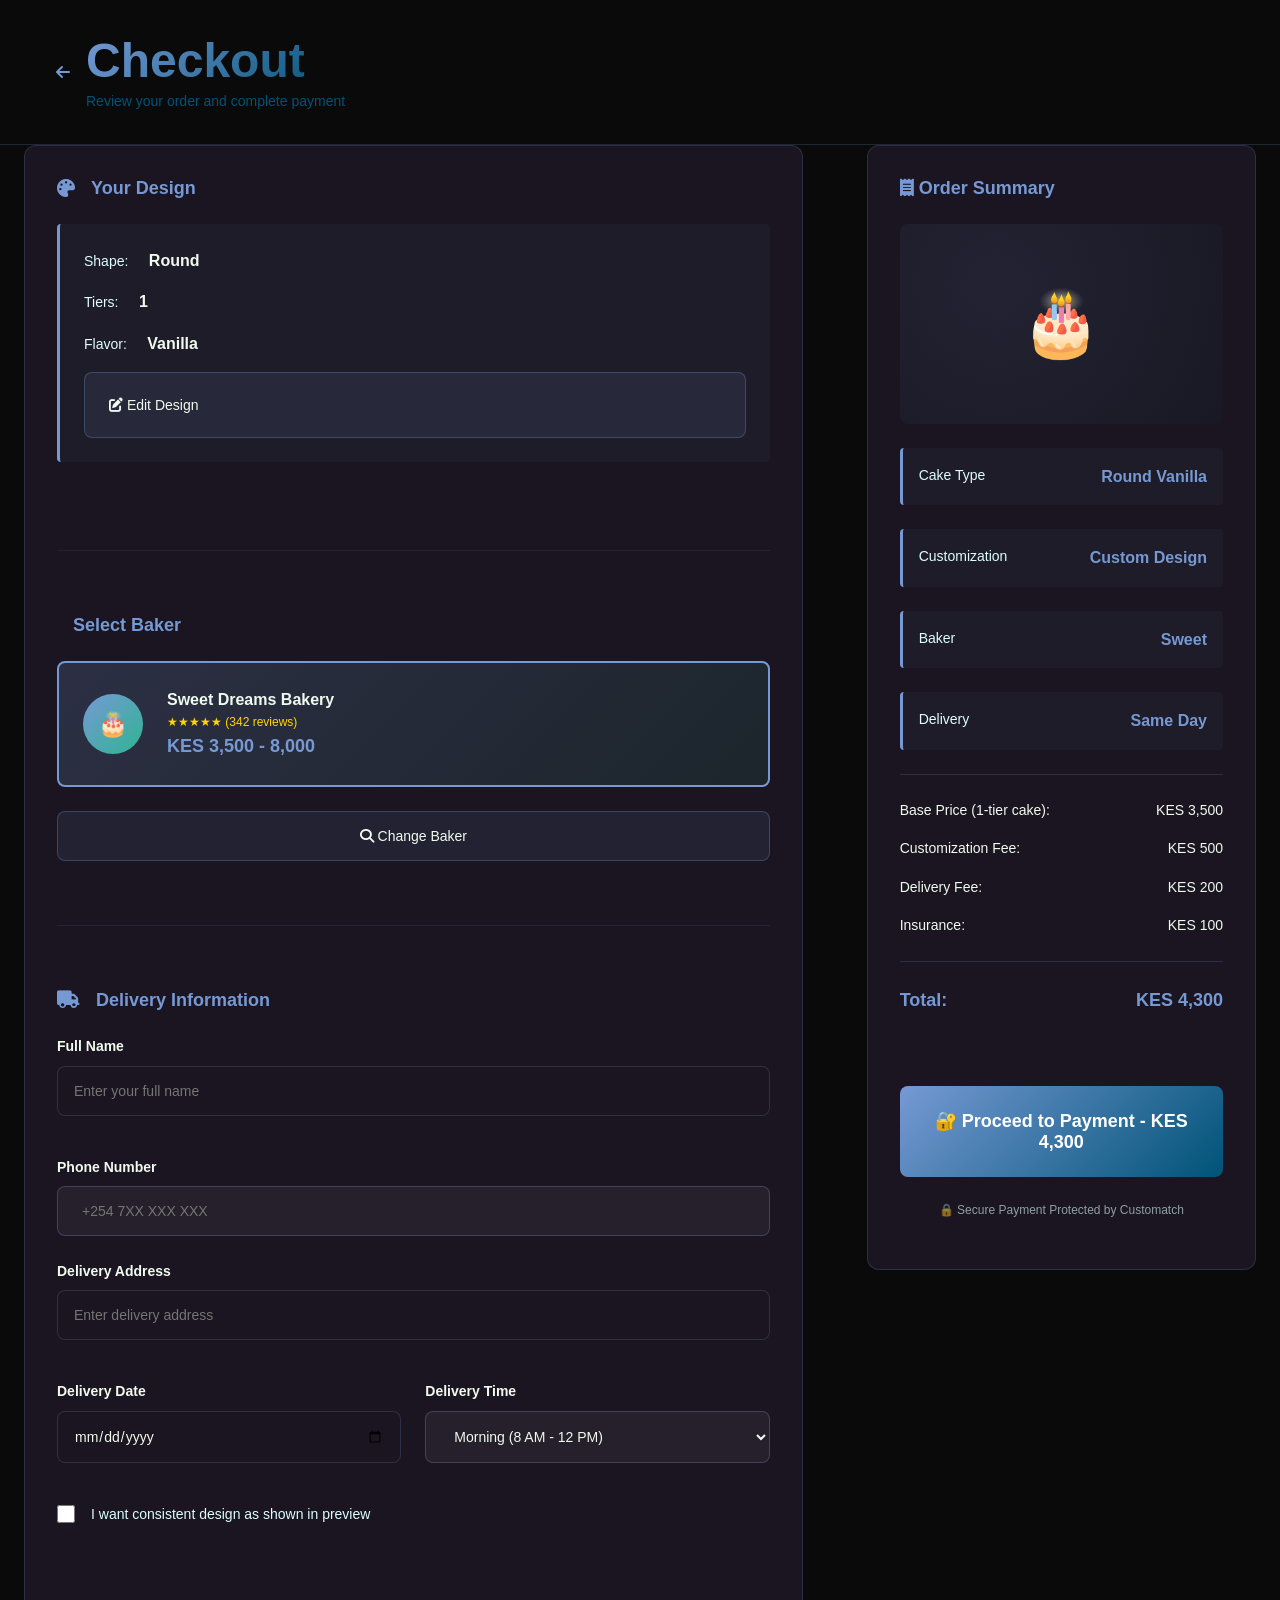
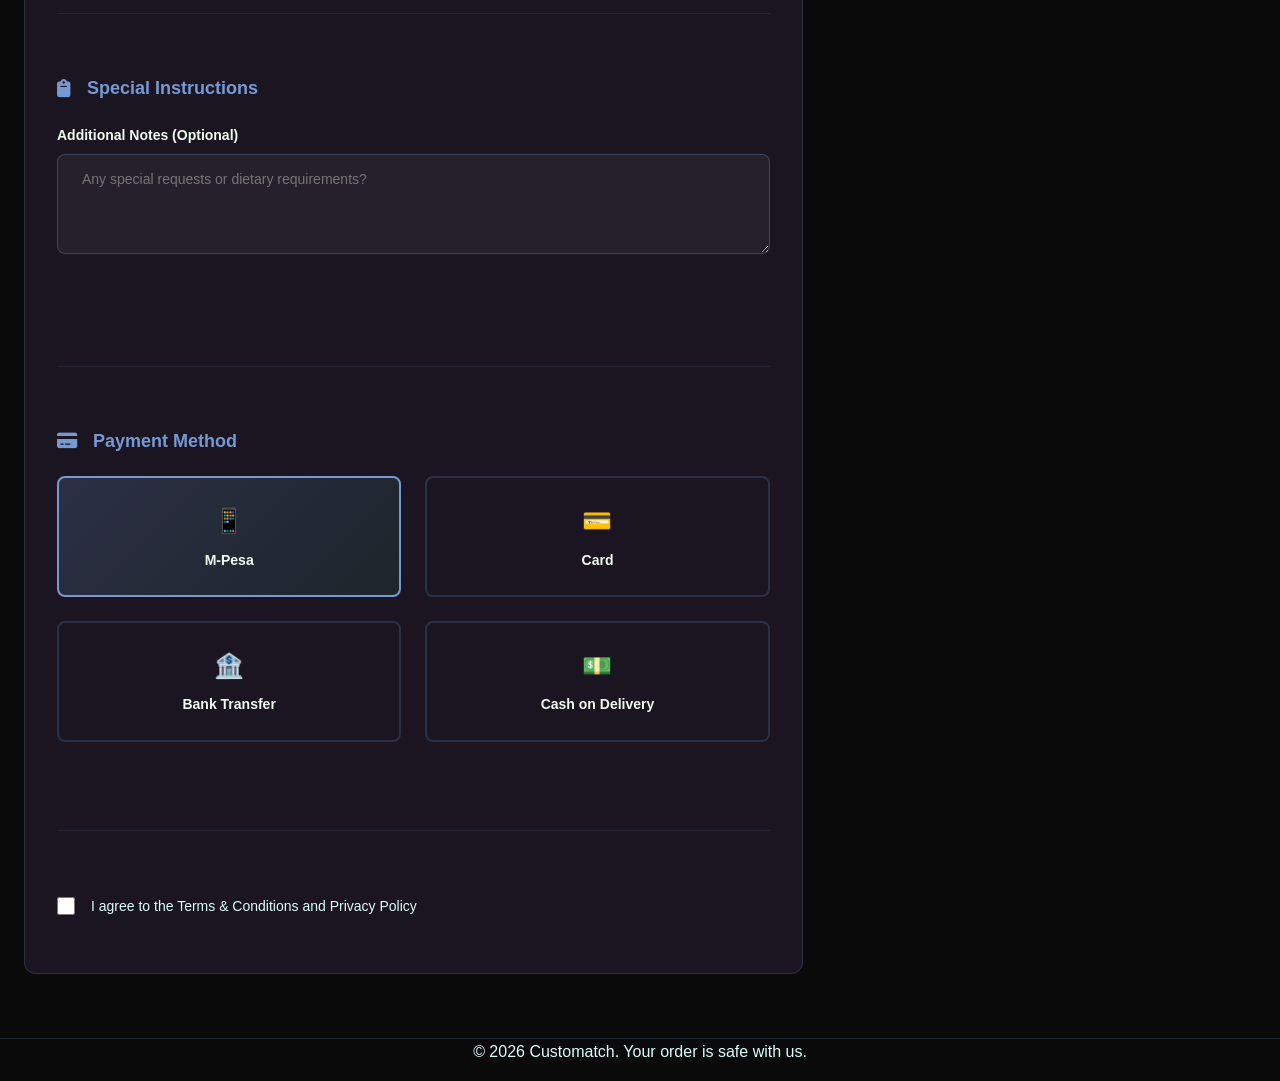
<file: Public/pages/customer/checkout.html>
<!DOCTYPE html>
<html lang="en">
<head>
    <meta charset="UTF-8">
    <meta name="viewport" content="width=device-width, initial-scale=1.0">
    <title>Checkout - Customatch</title>
    
    <!-- Font Awesome -->
    <link rel="stylesheet" href="https://cdnjs.cloudflare.com/ajax/libs/font-awesome/6.5.1/css/all.min.css" />
    
    <!-- Custom Global Styling -->
    <link rel="stylesheet" href="../../css/style.css">
    
    <style>
        .checkout-container {
            display: grid;
            grid-template-columns: 2fr 1fr;
            gap: var(--spacing-3xl);
            align-items: start;
        }

        .checkout-form {
            background: var(--bg-secondary);
            border: 1px solid rgba(118, 153, 212, 0.2);
            border-radius: var(--radius-xl);
            padding: var(--spacing-xl);
        }

        .form-section {
            margin-bottom: var(--spacing-3xl);
            padding-bottom: var(--spacing-3xl);
            border-bottom: 1px solid rgba(118, 153, 212, 0.1);
        }

        .form-section:last-child {
            border-bottom: none;
            margin-bottom: 0;
            padding-bottom: 0;
        }

        .section-title {
            font-size: var(--font-size-lg);
            font-weight: 600;
            color: var(--primary);
            margin-bottom: var(--spacing-lg);
            display: flex;
            align-items: center;
            gap: var(--spacing-md);
        }

        .form-group {
            margin-bottom: var(--spacing-lg);
        }

        .form-label {
            display: block;
            font-size: var(--font-size-sm);
            font-weight: 600;
            color: var(--text-primary);
            margin-bottom: var(--spacing-sm);
        }

        .form-input {
            width: 100%;
            padding: var(--spacing-md) var(--spacing-lg);
            background: rgba(255, 255, 255, 0.05);
            border: 1px solid rgba(118, 153, 212, 0.3);
            border-radius: var(--radius-lg);
            color: var(--text-primary);
            font-size: var(--font-size-sm);
        }

        .form-input:focus {
            outline: none;
            border-color: #7699D4;
            background: rgba(118, 153, 212, 0.1);
        }

        .form-row {
            display: grid;
            grid-template-columns: 1fr 1fr;
            gap: var(--spacing-lg);
        }

        .provider-selector {
            background: rgba(118, 153, 212, 0.05);
            border: 2px solid rgba(118, 153, 212, 0.2);
            border-radius: var(--radius-lg);
            padding: var(--spacing-lg);
            cursor: pointer;
            transition: all 0.3s ease;
        }

        .provider-selector:hover {
            border-color: #7699D4;
            background: rgba(118, 153, 212, 0.1);
        }

        .provider-selector.selected {
            background: linear-gradient(135deg, rgba(118, 153, 212, 0.2) 0%, rgba(47, 180, 146, 0.1) 100%);
            border-color: #7699D4;
        }

        .provider-info {
            display: flex;
            align-items: center;
            gap: var(--spacing-lg);
        }

        .provider-avatar {
            width: 60px;
            height: 60px;
            border-radius: 50%;
            background: linear-gradient(135deg, #7699D4 0%, #2FB492 100%);
            display: flex;
            align-items: center;
            justify-content: center;
            font-size: 1.5rem;
            color: white;
        }

        .provider-details {
            flex: 1;
        }

        .provider-name {
            font-weight: 600;
            color: var(--text-primary);
        }

        .provider-rating {
            color: #FFD700;
            font-size: var(--font-size-xs);
        }

        .provider-price {
            color: var(--primary);
            font-weight: 600;
            font-size: var(--font-size-lg);
        }

        .summary-section {
            background: var(--bg-secondary);
            border: 1px solid rgba(118, 153, 212, 0.2);
            border-radius: var(--radius-xl);
            padding: var(--spacing-xl);
            position: sticky;
            top: 100px;
            height: fit-content;
        }

        .summary-title {
            font-size: var(--font-size-lg);
            font-weight: 600;
            margin-bottom: var(--spacing-lg);
            color: var(--primary);
        }

        .design-preview {
            background: radial-gradient(circle at 30% 30%, rgba(118, 153, 212, 0.1), rgba(0, 83, 119, 0.05));
            border-radius: var(--radius-lg);
            padding: var(--spacing-xl);
            text-align: center;
            margin-bottom: var(--spacing-lg);
            min-height: 200px;
            display: flex;
            align-items: center;
            justify-content: center;
        }

        .design-icon {
            font-size: 4rem;
            animation: float 4s ease-in-out infinite;
        }

        @keyframes float {
            0%, 100% { transform: translateY(0px); }
            50% { transform: translateY(-20px); }
        }

        .summary-item {
            display: flex;
            justify-content: space-between;
            margin-bottom: var(--spacing-lg);
            padding: var(--spacing-md);
            background: rgba(118, 153, 212, 0.05);
            border-left: 3px solid #7699D4;
            border-radius: var(--radius-md);
        }

        .summary-label {
            color: var(--text-secondary);
            font-size: var(--font-size-sm);
        }

        .summary-value {
            color: var(--primary);
            font-weight: 600;
        }

        .price-breakdown {
            margin-top: var(--spacing-lg);
            padding-top: var(--spacing-lg);
            border-top: 1px solid rgba(118, 153, 212, 0.2);
        }

        .price-row {
            display: flex;
            justify-content: space-between;
            margin-bottom: var(--spacing-md);
            font-size: var(--font-size-sm);
        }

        .price-row.total {
            font-size: var(--font-size-lg);
            font-weight: 600;
            color: var(--primary);
            padding: var(--spacing-lg) 0;
            border-top: 1px solid rgba(118, 153, 212, 0.2);
            margin-top: var(--spacing-lg);
        }

        .payment-method-selector {
            display: grid;
            grid-template-columns: 1fr 1fr;
            gap: var(--spacing-lg);
            margin-bottom: var(--spacing-lg);
        }

        .payment-option {
            padding: var(--spacing-lg);
            border: 2px solid rgba(118, 153, 212, 0.2);
            border-radius: var(--radius-lg);
            cursor: pointer;
            transition: all 0.3s ease;
            text-align: center;
        }

        .payment-option:hover {
            border-color: #7699D4;
            background: rgba(118, 153, 212, 0.1);
        }

        .payment-option.selected {
            background: linear-gradient(135deg, rgba(118, 153, 212, 0.2) 0%, rgba(47, 180, 146, 0.1) 100%);
            border-color: #7699D4;
        }

        .payment-icon {
            font-size: 1.5rem;
            margin-bottom: var(--spacing-sm);
        }

        .payment-name {
            font-weight: 600;
            color: var(--text-primary);
            font-size: var(--font-size-sm);
        }

        .checkout-btn {
            width: 100%;
            padding: var(--spacing-lg);
            background: linear-gradient(135deg, #7699D4 0%, #005377 100%);
            border: none;
            border-radius: var(--radius-lg);
            color: white;
            font-weight: 600;
            font-size: var(--font-size-lg);
            cursor: pointer;
            transition: all 0.3s ease;
            margin-top: var(--spacing-xl);
        }

        .checkout-btn:hover {
            box-shadow: 0 15px 40px rgba(118, 153, 212, 0.3);
            transform: translateY(-2px);
        }

        .checkbox-group {
            display: flex;
            align-items: center;
            gap: var(--spacing-md);
            margin-bottom: var(--spacing-lg);
        }

        .checkbox {
            width: 20px;
            height: 20px;
            border: 2px solid rgba(118, 153, 212, 0.3);
            border-radius: var(--radius-md);
            cursor: pointer;
            display: flex;
            align-items: center;
            justify-content: center;
        }

        .checkbox:hover {
            border-color: #7699D4;
        }

        .checkbox.checked {
            background: #7699D4;
            border-color: #7699D4;
            color: white;
        }

        @media (max-width: 1024px) {
            .checkout-container {
                grid-template-columns: 1fr;
            }

            .summary-section {
                position: relative;
                top: 0;
            }
        }

        @media (max-width: 640px) {
            .form-row {
                grid-template-columns: 1fr;
            }

            .checkout-form {
                padding: var(--spacing-lg);
            }

            .summary-section {
                padding: var(--spacing-lg);
            }
        }
    </style>
</head>
<body>
    <!-- Header -->
    <header class="p-xl border-bottom">
        <div class="container flex-between">
            <div style="display: flex; align-items: center; gap: var(--spacing-md);">
                <a href="../../index.html" style="text-decoration: none; display: flex; align-items: center; gap: var(--spacing-md);">
                    <i class="fas fa-arrow-left" style="color: var(--primary);"></i>
                </a>
                <div>
                    <h1 style="margin: 0;">Checkout</h1>
                    <p class="text-secondary" style="font-size: var(--font-size-sm); margin-top: var(--spacing-xs); margin: 0;">Review your order and complete payment</p>
                </div>
            </div>
        </div>
    </header>

    <main class="container py-3xl">
        <div class="checkout-container">
            <!-- Left Column: Forms -->
            <div class="checkout-form">
                <!-- Design Section -->
                <div class="form-section">
                    <h3 class="section-title">
                        <i class="fas fa-palette"></i> Your Design
                    </h3>
                    <div style="background: rgba(118, 153, 212, 0.05); border-left: 3px solid #7699D4; padding: var(--spacing-lg); border-radius: var(--radius-md); margin-bottom: var(--spacing-lg);">
                        <div style="margin-bottom: var(--spacing-md);">
                            <span style="color: var(--text-secondary); font-size: var(--font-size-sm);">Shape:</span>
                            <span style="color: var(--text-primary); font-weight: 600; margin-left: var(--spacing-md);" id="designShape">Round</span>
                        </div>
                        <div style="margin-bottom: var(--spacing-md);">
                            <span style="color: var(--text-secondary); font-size: var(--font-size-sm);">Tiers:</span>
                            <span style="color: var(--text-primary); font-weight: 600; margin-left: var(--spacing-md);" id="designTiers">1</span>
                        </div>
                        <div style="margin-bottom: var(--spacing-md);">
                            <span style="color: var(--text-secondary); font-size: var(--font-size-sm);">Flavor:</span>
                            <span style="color: var(--text-primary); font-weight: 600; margin-left: var(--spacing-md);" id="designFlavor">Vanilla</span>
                        </div>
                        <div>
                            <button class="form-input" style="background: rgba(118, 153, 212, 0.1); cursor: pointer; text-align: left; padding: var(--spacing-lg);" onclick="window.location.href = '../customize.html'">
                                <i class="fas fa-edit"></i> Edit Design
                            </button>
                        </div>
                    </div>
                </div>

                <!-- Provider Selection -->
                <div class="form-section">
                    <h3 class="section-title">
                        <i class="fas fa-user-chef"></i> Select Baker
                    </h3>
                    <div id="providerSelector" class="provider-selector selected" onclick="changeProvider()">
                        <div class="provider-info">
                            <div class="provider-avatar">🎂</div>
                            <div class="provider-details">
                                <div class="provider-name" id="selectedProviderName">Sweet Dreams Bakery</div>
                                <div class="provider-rating">★★★★★ (342 reviews)</div>
                                <div class="provider-price">KES 3,500 - 8,000</div>
                            </div>
                        </div>
                    </div>
                    <button class="form-input" style="background: rgba(118, 153, 212, 0.1); cursor: pointer; margin-top: var(--spacing-lg);" onclick="window.location.href = './providers.html'">
                        <i class="fas fa-search"></i> Change Baker
                    </button>
                </div>

                <!-- Delivery Information -->
                <div class="form-section">
                    <h3 class="section-title">
                        <i class="fas fa-truck"></i> Delivery Information
                    </h3>
                    <div class="form-group">
                        <label class="form-label">Full Name</label>
                        <input type="text" class="form-input" placeholder="Enter your full name" id="fullName">
                    </div>
                    <div class="form-group">
                        <label class="form-label">Phone Number</label>
                        <input type="tel" class="form-input" placeholder="+254 7XX XXX XXX" id="phone">
                    </div>
                    <div class="form-group">
                        <label class="form-label">Delivery Address</label>
                        <input type="text" class="form-input" placeholder="Enter delivery address" id="address">
                    </div>
                    <div class="form-row">
                        <div class="form-group">
                            <label class="form-label">Delivery Date</label>
                            <input type="date" class="form-input" id="deliveryDate">
                        </div>
                        <div class="form-group">
                            <label class="form-label">Delivery Time</label>
                            <select class="form-input" id="deliveryTime">
                                <option>Morning (8 AM - 12 PM)</option>
                                <option>Afternoon (12 PM - 5 PM)</option>
                                <option>Evening (5 PM - 8 PM)</option>
                            </select>
                        </div>
                    </div>
                    <div class="checkbox-group">
                        <input type="checkbox" id="preserveDesign" style="width: 18px; height: 18px; cursor: pointer;">
                        <label style="cursor: pointer; color: var(--text-secondary); font-size: var(--font-size-sm);">I want consistent design as shown in preview</label>
                    </div>
                </div>

                <!-- Special Instructions -->
                <div class="form-section">
                    <h3 class="section-title">
                        <i class="fas fa-clipboard"></i> Special Instructions
                    </h3>
                    <div class="form-group">
                        <label class="form-label">Additional Notes (Optional)</label>
                        <textarea class="form-input" placeholder="Any special requests or dietary requirements?" style="min-height: 100px; resize: vertical;" id="specialNotes"></textarea>
                    </div>
                </div>

                <!-- Payment Method -->
                <div class="form-section">
                    <h3 class="section-title">
                        <i class="fas fa-credit-card"></i> Payment Method
                    </h3>
                    <div class="payment-method-selector">
                        <div class="payment-option selected" onclick="selectPayment('mpesa', this)">
                            <div class="payment-icon">📱</div>
                            <div class="payment-name">M-Pesa</div>
                        </div>
                        <div class="payment-option" onclick="selectPayment('card', this)">
                            <div class="payment-icon">💳</div>
                            <div class="payment-name">Card</div>
                        </div>
                        <div class="payment-option" onclick="selectPayment('bank', this)">
                            <div class="payment-icon">🏦</div>
                            <div class="payment-name">Bank Transfer</div>
                        </div>
                        <div class="payment-option" onclick="selectPayment('cash', this)">
                            <div class="payment-icon">💵</div>
                            <div class="payment-name">Cash on Delivery</div>
                        </div>
                    </div>
                </div>

                <!-- Terms & Conditions -->
                <div class="form-section" style="margin-bottom: 0; padding-bottom: 0; border-bottom: none;">
                    <div class="checkbox-group">
                        <input type="checkbox" id="agreeTerms" style="width: 18px; height: 18px; cursor: pointer;">
                        <label style="cursor: pointer; color: var(--text-secondary); font-size: var(--font-size-sm);">I agree to the Terms & Conditions and Privacy Policy</label>
                    </div>
                </div>
            </div>

            <!-- Right Column: Order Summary -->
            <div class="summary-section">
                <h3 class="summary-title">
                    <i class="fas fa-receipt"></i> Order Summary
                </h3>

                <div class="design-preview">
                    <div class="design-icon">🎂</div>
                </div>

                <div class="summary-item">
                    <span class="summary-label">Cake Type</span>
                    <span class="summary-value" id="summaryType">Round Vanilla</span>
                </div>

                <div class="summary-item">
                    <span class="summary-label">Customization</span>
                    <span class="summary-value">Custom Design</span>
                </div>

                <div class="summary-item">
                    <span class="summary-label">Baker</span>
                    <span class="summary-value" id="summaryBaker">Sweet Dreams</span>
                </div>

                <div class="summary-item">
                    <span class="summary-label">Delivery</span>
                    <span class="summary-value" id="summaryDelivery">Same Day</span>
                </div>

                <!-- Price Breakdown -->
                <div class="price-breakdown">
                    <div class="price-row">
                        <span>Base Price (1-tier cake):</span>
                        <span id="basePrice">KES 3,500</span>
                    </div>
                    <div class="price-row">
                        <span>Customization Fee:</span>
                        <span id="customFee">KES 500</span>
                    </div>
                    <div class="price-row">
                        <span>Delivery Fee:</span>
                        <span id="deliveryFee">KES 200</span>
                    </div>
                    <div class="price-row">
                        <span>Insurance:</span>
                        <span id="insuranceFee">KES 100</span>
                    </div>
                    <div class="price-row total">
                        <span>Total:</span>
                        <span id="totalPrice">KES 4,300</span>
                    </div>
                </div>

                <!-- Checkout Button -->
                <button class="checkout-btn" onclick="proceedToPayment()">
                    <i class="fas fa-lock"></i> Proceed to Payment - KES 4,300
                </button>

                <p style="text-align: center; color: var(--text-tertiary); font-size: var(--font-size-xs); margin-top: var(--spacing-lg);">
                    🔒 Secure Payment Protected by Customatch
                </p>
            </div>
        </div>
    </main>

    <!-- Footer -->
    <footer class="border-top py-lg text-center text-tertiary" style="margin-top: var(--spacing-3xl);">
        <p>&copy; 2026 Customatch. Your order is safe with us.</p>
    </footer>

    <script>
        let selectedPaymentMethod = 'mpesa';

        // Sample design data from customize.html
        const designData = JSON.parse(sessionStorage.getItem('designData') || '{"shape":"round","tiers":"1","flavor":"vanilla","icing":"white","decoration":"none","text":""}');
        const selectedProvider = JSON.parse(sessionStorage.getItem('selectedProvider') || '{"id":1,"name":"Sweet Dreams Bakery","avatar":"🎂","rating":5,"reviews":342,"basePrice":3500}');

        function updateSummary() {
            // Design display
            document.getElementById('designShape').textContent = designData.shape.charAt(0).toUpperCase() + designData.shape.slice(1);
            document.getElementById('designTiers').textContent = designData.tiers;
            document.getElementById('designFlavor').textContent = designData.flavor.charAt(0).toUpperCase() + designData.flavor.slice(1);

            // Provider display
            document.getElementById('selectedProviderName').textContent = selectedProvider.name;

            // Summary display
            document.getElementById('summaryType').textContent = `${designData.shape.charAt(0).toUpperCase() + designData.shape.slice(1)} ${designData.flavor.charAt(0).toUpperCase() + designData.flavor.slice(1)}`;
            document.getElementById('summaryBaker').textContent = selectedProvider.name.split(' ')[0];

            // Calculate prices
            const basePrice = selectedProvider.basePrice;
            const customFee = 500;
            const deliveryFee = 200;
            const insuranceFee = 100;
            const total = basePrice + customFee + deliveryFee + insuranceFee;

            document.getElementById('basePrice').textContent = `KES ${basePrice.toLocaleString()}`;
            document.getElementById('customFee').textContent = 'KES 500';
            document.getElementById('deliveryFee').textContent = 'KES 200';
            document.getElementById('insuranceFee').textContent = 'KES 100';
            document.getElementById('totalPrice').textContent = `KES ${total.toLocaleString()}`;
            document.querySelector('.checkout-btn').textContent = `\u{1F510} Proceed to Payment - KES ${total.toLocaleString()}`;
        }

        function changeProvider() {
            window.location.href = 'providers.html';
        }

        function selectPayment(method, element) {
            document.querySelectorAll('.payment-option').forEach(el => el.classList.remove('selected'));
            element.classList.add('selected');
            selectedPaymentMethod = method;
        }

        function proceedToPayment() {
            const fullName = document.getElementById('fullName').value;
            const phone = document.getElementById('phone').value;
            const address = document.getElementById('address').value;
            const deliveryDate = document.getElementById('deliveryDate').value;
            const agreeTerms = document.getElementById('agreeTerms').checked;

            if (!fullName || !phone || !address || !deliveryDate || !agreeTerms) {
                alert('Please fill in all required fields and agree to the terms');
                return;
            }

            const orderData = {
                designData,
                selectedProvider,
                customer: { fullName, phone, address, deliveryDate },
                paymentMethod: selectedPaymentMethod,
                totalAmount: 4300
            };

            sessionStorage.setItem('orderData', JSON.stringify(orderData));
            window.location.href = './confirmation.html';
        }

        // Initialize
        document.addEventListener('DOMContentLoaded', () => {
            updateSummary();
            
            // Set minimum delivery date to today
            const today = new Date().toISOString().split('T')[0];
            document.getElementById('deliveryDate').min = today;
        });
    </script>
</body>
</html>
</file>
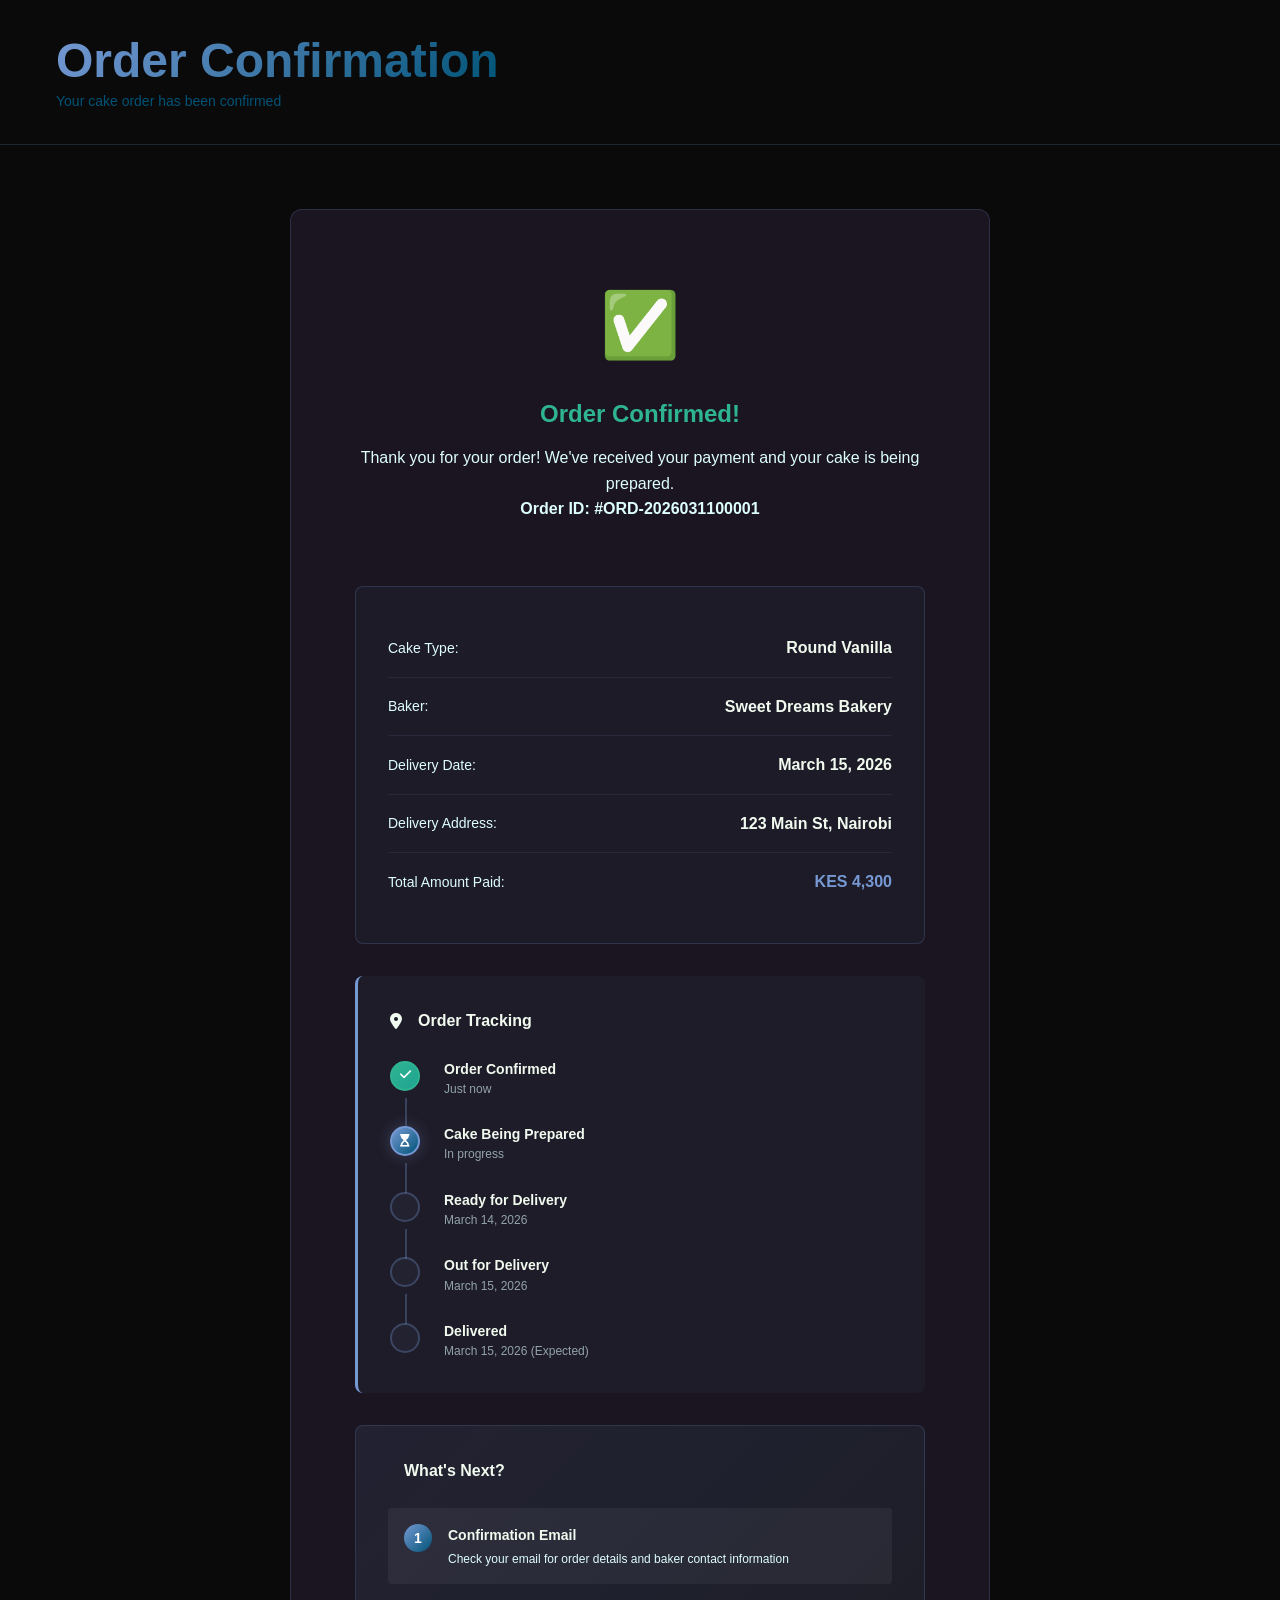
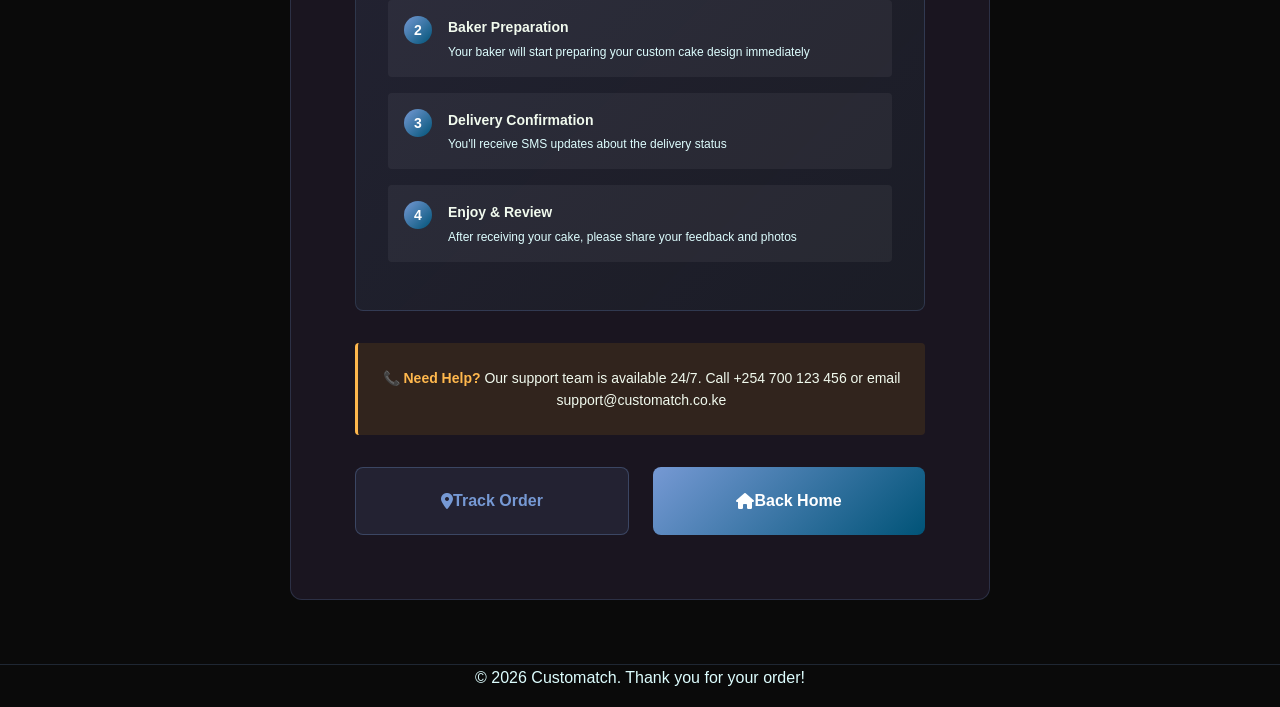
<file: Public/pages/customer/confirmation.html>
<!DOCTYPE html>
<html lang="en">
<head>
    <meta charset="UTF-8">
    <meta name="viewport" content="width=device-width, initial-scale=1.0">
    <title>Order Confirmation - Customatch</title>
    
    <!-- Font Awesome -->
    <link rel="stylesheet" href="https://cdnjs.cloudflare.com/ajax/libs/font-awesome/6.5.1/css/all.min.css" />
    
    <!-- Custom Global Styling -->
    <link rel="stylesheet" href="../../css/style.css">
    
    <style>
        .success-container {
            max-width: 700px;
            margin: var(--spacing-3xl) auto;
        }

        .success-card {
            background: var(--bg-secondary);
            border: 1px solid rgba(118, 153, 212, 0.2);
            border-radius: var(--radius-xl);
            padding: var(--spacing-3xl);
            text-align: center;
        }

        .success-icon {
            font-size: 4rem;
            margin-bottom: var(--spacing-lg);
            animation: successPop 0.6s ease-out;
        }

        @keyframes successPop {
            0% {
                transform: scale(0);
                opacity: 0;
            }
            70% {
                transform: scale(1.1);
            }
            100% {
                transform: scale(1);
                opacity: 1;
            }
        }

        .success-title {
            font-size: var(--font-size-2xl);
            font-weight: 600;
            color: #2FB492;
            margin-bottom: var(--spacing-md);
        }

        .success-subtitle {
            color: var(--text-secondary);
            font-size: var(--font-size-md);
            margin-bottom: var(--spacing-3xl);
            line-height: 1.6;
        }

        .order-details {
            background: rgba(118, 153, 212, 0.05);
            border: 1px solid rgba(118, 153, 212, 0.2);
            border-radius: var(--radius-lg);
            padding: var(--spacing-xl);
            margin-bottom: var(--spacing-xl);
            text-align: left;
        }

        .detail-row {
            display: flex;
            justify-content: space-between;
            align-items: center;
            padding: var(--spacing-md) 0;
            border-bottom: 1px solid rgba(118, 153, 212, 0.1);
        }

        .detail-row:last-child {
            border-bottom: none;
        }

        .detail-label {
            color: var(--text-secondary);
            font-size: var(--font-size-sm);
        }

        .detail-value {
            color: var(--text-primary);
            font-weight: 600;
            font-size: var(--font-size-md);
        }

        .detail-value.highlight {
            color: var(--primary);
        }

        .tracking-timeline {
            background: rgba(118, 153, 212, 0.05);
            border-left: 3px solid #7699D4;
            padding: var(--spacing-xl);
            border-radius: var(--radius-lg);
            margin-bottom: var(--spacing-xl);
            text-align: left;
        }

        .timeline-title {
            font-weight: 600;
            color: var(--text-primary);
            margin-bottom: var(--spacing-lg);
            display: flex;
            align-items: center;
            gap: var(--spacing-md);
        }

        .timeline-item {
            display: flex;
            gap: var(--spacing-lg);
            margin-bottom: var(--spacing-lg);
            position: relative;
        }

        .timeline-item:last-child {
            margin-bottom: 0;
        }

        .timeline-item:not(:last-child)::after {
            content: '';
            position: absolute;
            left: 15px;
            top: 40px;
            width: 2px;
            height: 30px;
            background: rgba(118, 153, 212, 0.3);
        }

        .timeline-dot {
            width: 30px;
            height: 30px;
            border-radius: 50%;
            background: rgba(118, 153, 212, 0.1);
            border: 2px solid rgba(118, 153, 212, 0.3);
            display: flex;
            align-items: center;
            justify-content: center;
            font-size: 0.8rem;
            flex-shrink: 0;
            margin-top: 3px;
        }

        .timeline-dot.completed {
            background: linear-gradient(135deg, #2FB492 0%, #1FA391 100%);
            border-color: #2FB492;
            color: white;
        }

        .timeline-dot.active {
            background: linear-gradient(135deg, #7699D4 0%, #005377 100%);
            border-color: #7699D4;
            color: white;
            box-shadow: 0 0 15px rgba(118, 153, 212, 0.3);
            animation: pulse 2s ease-in-out infinite;
        }

        @keyframes pulse {
            0%, 100% { transform: scale(1); }
            50% { transform: scale(1.1); }
        }

        .timeline-dot.pending {
            background: rgba(118, 153, 212, 0.05);
        }

        .timeline-status {
            font-weight: 600;
            color: var(--text-primary);
            font-size: var(--font-size-sm);
        }

        .timeline-time {
            color: var(--text-tertiary);
            font-size: var(--font-size-xs);
        }

        .next-steps {
            background: linear-gradient(135deg, rgba(118, 153, 212, 0.1) 0%, rgba(47, 180, 146, 0.05) 100%);
            border: 1px solid rgba(118, 153, 212, 0.2);
            border-radius: var(--radius-lg);
            padding: var(--spacing-xl);
            text-align: left;
            margin-bottom: var(--spacing-xl);
        }

        .next-steps-title {
            font-weight: 600;
            color: var(--text-primary);
            margin-bottom: var(--spacing-lg);
            display: flex;
            align-items: center;
            gap: var(--spacing-md);
        }

        .next-step-item {
            display: flex;
            gap: var(--spacing-md);
            margin-bottom: var(--spacing-md);
            padding: var(--spacing-md);
            background: rgba(255, 255, 255, 0.05);
            border-radius: var(--radius-md);
            align-items: start;
        }

        .step-number {
            width: 28px;
            height: 28px;
            border-radius: 50%;
            background: linear-gradient(135deg, #7699D4 0%, #005377 100%);
            color: white;
            display: flex;
            align-items: center;
            justify-content: center;
            font-weight: 600;
            font-size: var(--font-size-sm);
            flex-shrink: 0;
        }

        .step-content {
            flex: 1;
        }

        .step-title {
            font-weight: 600;
            color: var(--text-primary);
            font-size: var(--font-size-sm);
            margin-bottom: var(--spacing-xs);
        }

        .step-description {
            color: var(--text-secondary);
            font-size: var(--font-size-xs);
            line-height: 1.5;
        }

        .action-buttons {
            display: flex;
            gap: var(--spacing-lg);
            margin-top: var(--spacing-xl);
        }

        .btn {
            flex: 1;
            padding: var(--spacing-lg);
            border-radius: var(--radius-lg);
            font-weight: 600;
            cursor: pointer;
            transition: all 0.3s ease;
            border: none;
            font-size: var(--font-size-md);
        }

        .btn-primary {
            background: linear-gradient(135deg, #7699D4 0%, #005377 100%);
            color: white;
        }

        .btn-primary:hover {
            box-shadow: 0 15px 40px rgba(118, 153, 212, 0.3);
            transform: translateY(-2px);
        }

        .btn-secondary {
            background: rgba(118, 153, 212, 0.1);
            color: var(--primary);
            border: 1px solid rgba(118, 153, 212, 0.3);
        }

        .btn-secondary:hover {
            background: rgba(118, 153, 212, 0.2);
        }

        .contact-support {
            background: rgba(255, 165, 0, 0.1);
            border-left: 3px solid #FFB84D;
            padding: var(--spacing-lg);
            border-radius: var(--radius-md);
            margin-top: var(--spacing-xl);
            font-size: var(--font-size-sm);
        }

        .contact-support strong {
            color: #FFB84D;
        }
    </style>
</head>
<body>
    <!-- Header -->
    <header class="p-xl border-bottom">
        <div class="container">
            <div style="display: flex; align-items: center; gap: var(--spacing-md);">
                <div>
                    <h1 style="margin: 0;">Order Confirmation</h1>
                    <p class="text-secondary" style="font-size: var(--font-size-sm); margin-top: var(--spacing-xs); margin: 0;">Your cake order has been confirmed</p>
                </div>
            </div>
        </div>
    </header>

    <main class="container py-3xl">
        <div class="success-container">
            <!-- Success Message -->
            <div class="success-card">
                <div class="success-icon">✅</div>
                <h2 class="success-title">Order Confirmed!</h2>
                <p class="success-subtitle">
                    Thank you for your order! We've received your payment and your cake is being prepared.
                    <br>
                    <strong>Order ID: <span id="orderId">#ORD-2026031100001</span></strong>
                </p>

                <!-- Order Details -->
                <div class="order-details">
                    <div class="detail-row">
                        <span class="detail-label">Cake Type:</span>
                        <span class="detail-value" id="cakeType">Round Vanilla</span>
                    </div>
                    <div class="detail-row">
                        <span class="detail-label">Baker:</span>
                        <span class="detail-value" id="bakerName">Sweet Dreams Bakery</span>
                    </div>
                    <div class="detail-row">
                        <span class="detail-label">Delivery Date:</span>
                        <span class="detail-value" id="deliveryDate">March 15, 2026</span>
                    </div>
                    <div class="detail-row">
                        <span class="detail-label">Delivery Address:</span>
                        <span class="detail-value" id="deliveryAddress">123 Main St, Nairobi</span>
                    </div>
                    <div class="detail-row">
                        <span class="detail-label">Total Amount Paid:</span>
                        <span class="detail-value highlight" id="totalAmount">KES 4,300</span>
                    </div>
                </div>

                <!-- Tracking Timeline -->
                <div class="tracking-timeline">
                    <div class="timeline-title">
                        <i class="fas fa-map-marker-alt"></i>
                        Order Tracking
                    </div>
                    
                    <div class="timeline-item">
                        <div class="timeline-dot completed">
                            <i class="fas fa-check"></i>
                        </div>
                        <div>
                            <div class="timeline-status">Order Confirmed</div>
                            <div class="timeline-time">Just now</div>
                        </div>
                    </div>

                    <div class="timeline-item">
                        <div class="timeline-dot active">
                            <i class="fas fa-hourglass-start"></i>
                        </div>
                        <div>
                            <div class="timeline-status">Cake Being Prepared</div>
                            <div class="timeline-time">In progress</div>
                        </div>
                    </div>

                    <div class="timeline-item">
                        <div class="timeline-dot pending"></div>
                        <div>
                            <div class="timeline-status">Ready for Delivery</div>
                            <div class="timeline-time">March 14, 2026</div>
                        </div>
                    </div>

                    <div class="timeline-item">
                        <div class="timeline-dot pending"></div>
                        <div>
                            <div class="timeline-status">Out for Delivery</div>
                            <div class="timeline-time">March 15, 2026</div>
                        </div>
                    </div>

                    <div class="timeline-item">
                        <div class="timeline-dot pending"></div>
                        <div>
                            <div class="timeline-status">Delivered</div>
                            <div class="timeline-time">March 15, 2026 (Expected)</div>
                        </div>
                    </div>
                </div>

                <!-- Next Steps -->
                <div class="next-steps">
                    <div class="next-steps-title">
                        <i class="fas fa-checklist"></i>
                        What's Next?
                    </div>

                    <div class="next-step-item">
                        <div class="step-number">1</div>
                        <div class="step-content">
                            <div class="step-title">Confirmation Email</div>
                            <div class="step-description">Check your email for order details and baker contact information</div>
                        </div>
                    </div>

                    <div class="next-step-item">
                        <div class="step-number">2</div>
                        <div class="step-content">
                            <div class="step-title">Baker Preparation</div>
                            <div class="step-description">Your baker will start preparing your custom cake design immediately</div>
                        </div>
                    </div>

                    <div class="next-step-item">
                        <div class="step-number">3</div>
                        <div class="step-content">
                            <div class="step-title">Delivery Confirmation</div>
                            <div class="step-description">You'll receive SMS updates about the delivery status</div>
                        </div>
                    </div>

                    <div class="next-step-item">
                        <div class="step-number">4</div>
                        <div class="step-content">
                            <div class="step-title">Enjoy & Review</div>
                            <div class="step-description">After receiving your cake, please share your feedback and photos</div>
                        </div>
                    </div>
                </div>

                <!-- Contact Support -->
                <div class="contact-support">
                    <strong>📞 Need Help?</strong> Our support team is available 24/7. Call +254 700 123 456 or email support@customatch.co.ke
                </div>

                <!-- Action Buttons -->
                <div class="action-buttons">
                    <button class="btn btn-secondary" onclick="window.location.href='./tracking.html'">
                        <i class="fas fa-map-marker-alt"></i> Track Order
                    </button>
                    <button class="btn btn-primary" onclick="window.location.href='../../index.html'">
                        <i class="fas fa-home"></i> Back Home
                    </button>
                </div>
            </div>
        </div>
    </main>

    <!-- Footer -->
    <footer class="border-top py-lg text-center text-tertiary" style="margin-top: var(--spacing-3xl);">
        <p>&copy; 2026 Customatch. Thank you for your order!</p>
    </footer>

    <script>
        const orderConfirmation = JSON.parse(sessionStorage.getItem('orderConfirmation') || '{}');
        const orderData = JSON.parse(sessionStorage.getItem('orderData') || '{}');
        const designData = orderData.designData || {};

        function displayConfirmation() {
            document.getElementById('orderId').textContent = orderConfirmation.orderId || '#ORD-2026031100001';
            document.getElementById('cakeType').textContent = `${designData.shape || 'Round'} ${designData.flavor || 'Vanilla'}`;
            document.getElementById('bakerName').textContent = orderData.selectedProvider?.name || 'Sweet Dreams Bakery';
            document.getElementById('deliveryAddress').textContent = orderData.customer?.address || '123 Main St, Nairobi';
            document.getElementById('totalAmount').textContent = `KES ${orderData.totalAmount?.toLocaleString() || '4,300'}`;
            
            if (orderData.customer?.deliveryDate) {
                document.getElementById('deliveryDate').textContent = new Date(orderData.customer.deliveryDate).toLocaleDateString('en-US', {year: 'numeric', month: 'long', day: 'numeric'});
            }
        }

        document.addEventListener('DOMContentLoaded', () => {
            displayConfirmation();
        });
    </script>
</body>
</html>
</file>
<file: Public/css/style.css>
/* ============================================
   CUSTOMATCH - GLOBAL STYLING SYSTEM
   Complete Design System with Components
   ============================================ */

/* =============================================
   1. DESIGN SYSTEM - GLOBAL VARIABLES
   ============================================= */
:root {
    /* Color Palette */
    --primary: #7699D4;
    --primary-light: #8AABDE;
    --primary-dark: #6588C0;
    --secondary: #005377;
    --secondary-light: #1A6B94;
    --secondary-dark: #003D54;
    --accent: #331E38;
    --success: #2FB492;
    --warning: #005377;
    --danger: #B84E63;
    --info: #7699D4;
    
    /* Neutrals */
    --bg-primary: #0a0a0a;
    --bg-secondary: #1A1520;
    --bg-tertiary: #2D2235;
    --bg-light: #3D3145;
    --text-primary: #F1FAEE;
    --text-secondary: #DDFDFE;
    --text-tertiary: rgba(221, 253, 254, 0.6);
    --border-color: rgba(118, 153, 212, 0.2);
    --border-light: rgba(118, 153, 212, 0.05);
    
    /* Spacing Scale */
    --spacing-xs: 0.25rem;
    --spacing-sm: 0.5rem;
    --spacing-md: 1rem;
    --spacing-lg: 1.5rem;
    --spacing-xl: 2rem;
    --spacing-2xl: 3rem;
    --spacing-3xl: 4rem;
    
    /* Typography Scale */
    --font-size-xs: 0.75rem;
    --font-size-sm: 0.875rem;
    --font-size-base: 1rem;
    --font-size-lg: 1.125rem;
    --font-size-xl: 1.25rem;
    --font-size-2xl: 1.5rem;
    --font-size-3xl: 1.875rem;
    --font-size-4xl: 2.25rem;
    --font-size-5xl: 3rem;
    
    /* Font Weights */
    --font-weight-light: 300;
    --font-weight-normal: 400;
    --font-weight-semibold: 600;
    --font-weight-bold: 700;
    --font-weight-heavy: 900;
    
    /* Border Radius */
    --radius-none: 0;
    --radius-sm: 2px;
    --radius-md: 4px;
    --radius-lg: 8px;
    --radius-xl: 12px;
    --radius-2xl: 16px;
    --radius-full: 9999px;
    
    /* Shadows */
    --shadow-sm: 0 1px 2px 0 rgba(0, 0, 0, 0.05);
    --shadow-md: 0 4px 6px -1px rgba(0, 0, 0, 0.1);
    --shadow-lg: 0 10px 15px -3px rgba(0, 0, 0, 0.1);
    --shadow-xl: 0 20px 25px -5px rgba(0, 0, 0, 0.1);
    --shadow-neon: 0 0 20px rgba(118, 153, 212, 0.3);
    
    /* Transitions */
    --transition-fast: 150ms ease;
    --transition-base: 250ms ease;
    --transition-slow: 400ms ease;
    
    /* Z-Index Scale */
    --z-hide: -1;
    --z-auto: auto;
    --z-base: 0;
    --z-dropdown: 1000;
    --z-modal: 2000;
    --z-popover: 3000;
    --z-tooltip: 4000;
}

/* =============================================
   2. BASE STYLING - HTML Elements
   ============================================= */

/* Reset */
*,
*::before,
*::after {
    margin: 0;
    padding: 0;
    box-sizing: border-box;
}

html {
    scroll-behavior: smooth;
    -webkit-font-smoothing: antialiased;
    -moz-osx-font-smoothing: grayscale;
}

body {
    font-family: -apple-system, BlinkMacSystemFont, 'Segoe UI', Roboto, 'Helvetica Neue', Arial, sans-serif;
    font-size: var(--font-size-base);
    font-weight: var(--font-weight-normal);
    background-color: var(--bg-primary);
    color: var(--text-primary);
    line-height: 1.6;
    overflow-x: hidden;
}

/* Typography */
h1, h2, h3, h4, h5, h6 {
    font-weight: var(--font-weight-bold);
    line-height: 1.2;
    margin-bottom: var(--spacing-md);
}

h1 {
    font-size: var(--font-size-5xl);
    background: linear-gradient(135deg, #7699D4 0%, #005377 100%);
    -webkit-background-clip: text;
    -webkit-text-fill-color: transparent;
    background-clip: text;
}

h2 {
    font-size: var(--font-size-4xl);
}

h3 {
    font-size: var(--font-size-3xl);
}

h4 {
    font-size: var(--font-size-2xl);
}

h5 {
    font-size: var(--font-size-xl);
}

h6 {
    font-size: var(--font-size-lg);
}

p {
    margin-bottom: var(--spacing-md);
    color: var(--text-secondary);
}

a {
    color: var(--primary);
    text-decoration: none;
    transition: color var(--transition-base);
}

a:hover {
    color: var(--primary-light);
}

/* Lists */
ul, ol {
    margin-bottom: var(--spacing-lg);
    padding-left: var(--spacing-lg);
}

li {
    margin-bottom: var(--spacing-sm);
}

/* Code */
code, pre {
    background-color: var(--bg-secondary);
    border: 1px solid var(--border-light);
    border-radius: var(--radius-md);
    padding: var(--spacing-sm);
    font-family: 'Courier New', monospace;
    overflow-x: auto;
}

code {
    padding: var(--spacing-xs) var(--spacing-sm);
    color: var(--primary);
}

pre {
    padding: var(--spacing-md);
    margin-bottom: var(--spacing-lg);
}

pre code {
    background: none;
    border: none;
    padding: 0;
}

/* Forms */
input, textarea, select {
    font-family: inherit;
}

input[type="text"],
input[type="email"],
input[type="password"],
input[type="number"],
input[type="date"],
textarea,
select {
    width: 100%;
    padding: var(--spacing-md);
    margin-bottom: var(--spacing-md);
    background-color: var(--bg-secondary);
    border: 1px solid var(--border-color);
    border-radius: var(--radius-lg);
    color: var(--text-primary);
    transition: border-color var(--transition-base), box-shadow var(--transition-base);
}

input:focus,
textarea:focus,
select:focus {
    outline: none;
    border-color: var(--primary);
    box-shadow: 0 0 0 3px rgba(118, 153, 212, 0.1);
}

input:disabled,
textarea:disabled,
select:disabled {
    opacity: 0.5;
    cursor: not-allowed;
}

/* Tables */
table {
    width: 100%;
    border-collapse: collapse;
    margin-bottom: var(--spacing-lg);
}

th {
    background-color: var(--bg-secondary);
    padding: var(--spacing-md);
    text-align: left;
    border-bottom: 2px solid var(--border-color);
    font-weight: var(--font-weight-bold);
}

td {
    padding: var(--spacing-md);
    border-bottom: 1px solid var(--border-light);
}

tr:hover {
    background-color: var(--bg-tertiary);
}

/* Canvas and WebGL */
canvas {
    display: block;
    max-width: 100%;
}

/* Scrollbar Styling */
::-webkit-scrollbar {
    width: 10px;
    height: 10px;
}

::-webkit-scrollbar-track {
    background: var(--bg-secondary);
}

::-webkit-scrollbar-thumb {
    background: var(--primary);
    border-radius: 5px;
    border: 2px solid var(--bg-secondary);
}

::-webkit-scrollbar-thumb:hover {
    background: var(--primary-light);
}

/* =============================================
   3. LAYOUT GRID SYSTEM
   ============================================= */

.container {
    width: 100%;
    max-width: 1400px;
    margin: 0 auto;
    padding: 0 var(--spacing-lg);
}

.row {
    display: flex;
    flex-wrap: wrap;
    margin: calc(var(--spacing-md) * -1);
}

.col {
    flex: 1 1 100%;
    padding: var(--spacing-md);
}

/* Column Sizes */
.col-1 { max-width: 8.333%; flex-basis: 8.333%; }
.col-2 { max-width: 16.666%; flex-basis: 16.666%; }
.col-3 { max-width: 25%; flex-basis: 25%; }
.col-4 { max-width: 33.333%; flex-basis: 33.333%; }
.col-5 { max-width: 41.666%; flex-basis: 41.666%; }
.col-6 { max-width: 50%; flex-basis: 50%; }
.col-7 { max-width: 58.333%; flex-basis: 58.333%; }
.col-8 { max-width: 66.666%; flex-basis: 66.666%; }
.col-9 { max-width: 75%; flex-basis: 75%; }
.col-10 { max-width: 83.333%; flex-basis: 83.333%; }
.col-11 { max-width: 91.666%; flex-basis: 91.666%; }
.col-12 { max-width: 100%; flex-basis: 100%; }

/* Grid */
.grid {
    display: grid;
    gap: var(--spacing-lg);
}

.grid-2 { grid-template-columns: repeat(2, 1fr); }
.grid-3 { grid-template-columns: repeat(3, 1fr); }
.grid-4 { grid-template-columns: repeat(4, 1fr); }
.grid-6 { grid-template-columns: repeat(6, 1fr); }

/* Flexbox utilities */
.flex {
    display: flex;
}

.flex-center {
    display: flex;
    justify-content: center;
    align-items: center;
}

.flex-between {
    display: flex;
    justify-content: space-between;
    align-items: center;
}

.flex-end {
    display: flex;
    justify-content: flex-end;
    align-items: center;
}

.flex-column {
    flex-direction: column;
}

.flex-wrap {
    flex-wrap: wrap;
}

.gap-sm { gap: var(--spacing-sm); }
.gap-md { gap: var(--spacing-md); }
.gap-lg { gap: var(--spacing-lg); }
.gap-xl { gap: var(--spacing-xl); }

/* =============================================
   4. UI COMPONENTS LIBRARY
   ============================================= */

/* Buttons */
.btn {
    display: inline-flex;
    align-items: center;
    justify-content: center;
    padding: var(--spacing-md) var(--spacing-lg);
    font-size: var(--font-size-base);
    font-weight: var(--font-weight-semibold);
    border: 2px solid transparent;
    border-radius: var(--radius-lg);
    cursor: pointer;
    transition: all var(--transition-base);
    text-decoration: none;
    white-space: nowrap;
    user-select: none;
    text-align: center;
}

.btn:disabled {
    opacity: 0.5;
    cursor: not-allowed;
}

/* Button Variants */
.btn-primary {
    background-color: var(--primary);
    color: black;
    border-color: var(--primary);
}

.btn-primary:hover:not(:disabled) {
    background-color: var(--primary-light);
    border-color: var(--primary-light);
    box-shadow: var(--shadow-neon);
}

.btn-secondary {
    background-color: transparent;
    color: var(--primary);
    border-color: var(--primary);
}

.btn-secondary:hover:not(:disabled) {
    background-color: var(--primary);
    color: black;
    box-shadow: var(--shadow-neon);
}

.btn-danger {
    background-color: var(--danger);
    color: white;
}

.btn-danger:hover:not(:disabled) {
    background-color: #D96A7F;
    box-shadow: 0 0 20px rgba(184, 78, 99, 0.4);
}

.btn-success {
    background-color: var(--success);
    color: white;
}

.btn-success:hover:not(:disabled) {
    background-color: #1FD4A3;
    box-shadow: 0 0 20px rgba(47, 180, 146, 0.4);
}

/* Button Sizes */
.btn-sm {
    padding: var(--spacing-sm) var(--spacing-md);
    font-size: var(--font-size-sm);
}

.btn-lg {
    padding: var(--spacing-lg) var(--spacing-xl);
    font-size: var(--font-size-lg);
}

.btn-block {
    width: 100%;
}

/* Cards */
.card {
    background-color: var(--bg-secondary);
    border: 1px solid var(--border-color);
    border-radius: var(--radius-xl);
    padding: var(--spacing-xl);
    transition: all var(--transition-base);
}

.card:hover {
    border-color: var(--primary);
    box-shadow: 0 0 20px rgba(0, 255, 0, 0.1);
}

.card-header {
    margin-bottom: var(--spacing-lg);
    padding-bottom: var(--spacing-lg);
    border-bottom: 1px solid var(--border-light);
}

.card-body {
    margin-bottom: var(--spacing-lg);
}

.card-footer {
    padding-top: var(--spacing-lg);
    border-top: 1px solid var(--border-light);
    display: flex;
    gap: var(--spacing-md);
    justify-content: flex-end;
}

/* Badges */
.badge {
    display: inline-block;
    padding: var(--spacing-xs) var(--spacing-md);
    font-size: var(--font-size-sm);
    font-weight: var(--font-weight-semibold);
    border-radius: var(--radius-full);
    background-color: var(--primary);
    color: black;
}

.badge-secondary {
    background-color: var(--secondary);
}

.badge-success {
    background-color: var(--success);
    color: white;
}

.badge-warning {
    background-color: var(--warning);
    color: white;
}

.badge-danger {
    background-color: var(--danger);
    color: white;
}

.badge-info {
    background-color: var(--info);
}

.badge-outline {
    background-color: transparent;
    border: 2px solid var(--primary);
    color: var(--primary);
}

/* Alerts */
.alert {
    padding: var(--spacing-lg);
    margin-bottom: var(--spacing-lg);
    border: 1px solid;
    border-radius: var(--radius-lg);
    display: flex;
    align-items: flex-start;
    gap: var(--spacing-md);
}

.alert-primary {
    background-color: rgba(0, 255, 0, 0.1);
    border-color: var(--primary);
    color: var(--primary);
}

.alert-danger {
    background-color: rgba(184, 78, 99, 0.15);
    border-color: var(--danger);
    color: #FF7A94;
}

.alert-success {
    background-color: rgba(47, 180, 146, 0.15);
    border-color: var(--success);
    color: #4FE2BB;
}

.alert-warning {
    background-color: rgba(255, 184, 0, 0.1);
    border-color: var(--warning);
    color: var(--warning);
}

/* Progress Bars */
.progress {
    width: 100%;
    height: 8px;
    background-color: var(--bg-tertiary);
    border-radius: var(--radius-full);
    overflow: hidden;
    margin-bottom: var(--spacing-lg);
}

.progress-bar {
    height: 100%;
    background-color: var(--primary);
    transition: width var(--transition-slow);
    border-radius: var(--radius-full);
}

.progress-bar-danger {
    background-color: var(--danger);
}

.progress-bar-success {
    background-color: var(--success);
    background: linear-gradient(90deg, #1FA391 0%, #2FB492 100%);
}

/* Tabs */
.tabs {
    display: flex;
    border-bottom: 1px solid var(--border-color);
    margin-bottom: var(--spacing-lg);
    gap: var(--spacing-lg);
}

.tab {
    padding: var(--spacing-md) 0;
    cursor: pointer;
    color: var(--text-secondary);
    transition: all var(--transition-base);
    border-bottom: 2px solid transparent;
    font-weight: var(--font-weight-semibold);
}

.tab:hover {
    color: var(--primary);
}

.tab.active {
    color: var(--primary);
    border-bottom-color: var(--primary);
}

.tab-content {
    display: none;
    animation: fadeIn var(--transition-base);
}

.tab-content.active {
    display: block;
}

/* Modals */
.modal {
    display: none;
    position: fixed;
    top: 0;
    left: 0;
    width: 100%;
    height: 100%;
    background-color: rgba(0, 0, 0, 0.8);
    z-index: var(--z-modal);
    justify-content: center;
    align-items: center;
}

.modal.active {
    display: flex;
}

.modal-content {
    background-color: var(--bg-secondary);
    border-radius: var(--radius-xl);
    padding: var(--spacing-xl);
    max-width: 600px;
    width: 90%;
    max-height: 90vh;
    overflow-y: auto;
    animation: slideUp var(--transition-base);
}

.modal-close {
    float: right;
    cursor: pointer;
    font-size: 1.5rem;
    color: var(--text-secondary);
    transition: color var(--transition-base);
}

.modal-close:hover {
    color: var(--primary);
}

/* =============================================
   5. ANIMATION LIBRARY - KEYFRAMES
   ============================================= */

/* Fade Animations */
@keyframes fadeIn {
    from {
        opacity: 0;
    }
    to {
        opacity: 1;
    }
}

@keyframes fadeOut {
    from {
        opacity: 1;
    }
    to {
        opacity: 0;
    }
}

/* Slide Animations */
@keyframes slideInRight {
    from {
        opacity: 0;
        transform: translateX(50px);
    }
    to {
        opacity: 1;
        transform: translateX(0);
    }
}

@keyframes slideInLeft {
    from {
        opacity: 0;
        transform: translateX(-50px);
    }
    to {
        opacity: 1;
        transform: translateX(0);
    }
}

@keyframes slideInTop {
    from {
        opacity: 0;
        transform: translateY(-50px);
    }
    to {
        opacity: 1;
        transform: translateY(0);
    }
}

@keyframes slideInBottom {
    from {
        opacity: 0;
        transform: translateY(50px);
    }
    to {
        opacity: 1;
        transform: translateY(0);
    }
}

@keyframes slideUp {
    from {
        opacity: 0;
        transform: translateY(30px);
    }
    to {
        opacity: 1;
        transform: translateY(0);
    }
}

/* Zoom Animations */
@keyframes zoomIn {
    from {
        opacity: 0;
        transform: scale(0.95);
    }
    to {
        opacity: 1;
        transform: scale(1);
    }
}

@keyframes zoomOut {
    from {
        opacity: 1;
        transform: scale(1);
    }
    to {
        opacity: 0;
        transform: scale(0.95);
    }
}

/* Bounce Animations */
@keyframes bounce {
    0%, 100% {
        transform: translateY(0);
    }
    50% {
        transform: translateY(-10px);
    }
}

@keyframes pulse {
    0%, 100% {
        opacity: 1;
    }
    50% {
        opacity: 0.7;
    }
}

/* Rotate Animations */
@keyframes rotate {
    from {
        transform: rotate(0deg);
    }
    to {
        transform: rotate(360deg);
    }
}

@keyframes spin {
    0% {
        transform: rotate(0deg);
    }
    100% {
        transform: rotate(360deg);
    }
}

/* Glow Animations */
@keyframes glow {
    0%, 100% {
        box-shadow: 0 0 10px rgba(118, 153, 212, 0.5);
    }
    50% {
        box-shadow: 0 0 20px rgba(118, 153, 212, 0.8);
    }
}

@keyframes neonGlow {
    0% {
        text-shadow: 0 0 10px rgba(118, 153, 212, 0.5), 0 0 20px rgba(118, 153, 212, 0.3);
    }
    50% {
        text-shadow: 0 0 20px rgba(118, 153, 212, 0.8), 0 0 40px rgba(118, 153, 212, 0.5);
    }
    100% {
        text-shadow: 0 0 10px rgba(118, 153, 212, 0.5), 0 0 20px rgba(118, 153, 212, 0.3);
    }
}

/* Animation Utility Classes */
.animate-fade-in {
    animation: fadeIn var(--transition-base);
}

.animate-fade-out {
    animation: fadeOut var(--transition-base);
}

.animate-slide-right {
    animation: slideInRight var(--transition-base);
}

.animate-slide-left {
    animation: slideInLeft var(--transition-base);
}

.animate-slide-top {
    animation: slideInTop var(--transition-base);
}

.animate-slide-bottom {
    animation: slideInBottom var(--transition-base);
}

.animate-zoom-in {
    animation: zoomIn var(--transition-base);
}

.animate-zoom-out {
    animation: zoomOut var(--transition-base);
}

.animate-bounce {
    animation: bounce 1s infinite;
}

.animate-pulse {
    animation: pulse 2s infinite;
}

.animate-spin {
    animation: spin 2s linear infinite;
}

.animate-glow {
    animation: glow 2s infinite;
}

.animate-neon {
    animation: neonGlow 3s infinite;
}

/* Delay utilities */
.delay-100 { animation-delay: 100ms; }
.delay-200 { animation-delay: 200ms; }
.delay-300 { animation-delay: 300ms; }
.delay-500 { animation-delay: 500ms; }
.delay-1s { animation-delay: 1s; }

/* =============================================
   6. RESPONSIVE BREAKPOINTS
   ============================================= */

/* Extra Small (Mobile First) - Default */
/* xs: 320px and up */

/* Small */
@media (min-width: 576px) {
    .col-sm-1 { max-width: 8.333%; flex-basis: 8.333%; }
    .col-sm-2 { max-width: 16.666%; flex-basis: 16.666%; }
    .col-sm-3 { max-width: 25%; flex-basis: 25%; }
    .col-sm-4 { max-width: 33.333%; flex-basis: 33.333%; }
    .col-sm-6 { max-width: 50%; flex-basis: 50%; }
    .col-sm-12 { max-width: 100%; flex-basis: 100%; }
    
    .grid-sm-2 { grid-template-columns: repeat(2, 1fr); }
    .grid-sm-3 { grid-template-columns: repeat(3, 1fr); }
    .grid-sm-4 { grid-template-columns: repeat(4, 1fr); }
    
    .hide-sm { display: none !important; }
}

/* Medium */
@media (min-width: 768px) {
    .col-md-1 { max-width: 8.333%; flex-basis: 8.333%; }
    .col-md-2 { max-width: 16.666%; flex-basis: 16.666%; }
    .col-md-3 { max-width: 25%; flex-basis: 25%; }
    .col-md-4 { max-width: 33.333%; flex-basis: 33.333%; }
    .col-md-6 { max-width: 50%; flex-basis: 50%; }
    .col-md-12 { max-width: 100%; flex-basis: 100%; }
    
    .grid-md-2 { grid-template-columns: repeat(2, 1fr); }
    .grid-md-3 { grid-template-columns: repeat(3, 1fr); }
    .grid-md-4 { grid-template-columns: repeat(4, 1fr); }
    .grid-md-6 { grid-template-columns: repeat(6, 1fr); }
    
    .show-md { display: block !important; }
}

/* Large */
@media (min-width: 992px) {
    .col-lg-1 { max-width: 8.333%; flex-basis: 8.333%; }
    .col-lg-2 { max-width: 16.666%; flex-basis: 16.666%; }
    .col-lg-3 { max-width: 25%; flex-basis: 25%; }
    .col-lg-4 { max-width: 33.333%; flex-basis: 33.333%; }
    .col-lg-6 { max-width: 50%; flex-basis: 50%; }
    .col-lg-12 { max-width: 100%; flex-basis: 100%; }
    
    .grid-lg-2 { grid-template-columns: repeat(2, 1fr); }
    .grid-lg-3 { grid-template-columns: repeat(3, 1fr); }
    .grid-lg-4 { grid-template-columns: repeat(4, 1fr); }
    .grid-lg-6 { grid-template-columns: repeat(6, 1fr); }
    
    .show-lg { display: block !important; }
}

/* Extra Large */
@media (min-width: 1200px) {
    .col-xl-1 { max-width: 8.333%; flex-basis: 8.333%; }
    .col-xl-2 { max-width: 16.666%; flex-basis: 16.666%; }
    .col-xl-3 { max-width: 25%; flex-basis: 25%; }
    .col-xl-4 { max-width: 33.333%; flex-basis: 33.333%; }
    .col-xl-6 { max-width: 50%; flex-basis: 50%; }
    .col-xl-12 { max-width: 100%; flex-basis: 100%; }
    
    .grid-xl-2 { grid-template-columns: repeat(2, 1fr); }
    .grid-xl-3 { grid-template-columns: repeat(3, 1fr); }
    .grid-xl-4 { grid-template-columns: repeat(4, 1fr); }
    .grid-xl-6 { grid-template-columns: repeat(6, 1fr); }
    
    .show-xl { display: block !important; }
}

/* 2K and 4K Displays */
@media (min-width: 1600px) {
    :root {
        font-size: 18px;
    }
    
    .grid-2k-3 { grid-template-columns: repeat(3, 1fr); }
    .grid-2k-4 { grid-template-columns: repeat(4, 1fr); }
}

/* Mobile Responsive Adjustments */
@media (max-width: 767px) {
    .grid-2,
    .grid-3,
    .grid-4,
    .grid-6 {
        grid-template-columns: 1fr;
    }
    
    .col {
        max-width: 100% !important;
        flex-basis: 100% !important;
    }
    
    .row {
        margin: 0;
    }
    
    .row .col {
        padding: 0;
        margin-bottom: var(--spacing-md);
    }
    
    .card {
        padding: var(--spacing-lg);
    }
    
    .btn {
        padding: var(--spacing-md) var(--spacing-lg);
        font-size: var(--font-size-sm);
    }
    
    h1 { font-size: var(--font-size-3xl); }
    h2 { font-size: var(--font-size-2xl); }
    h3 { font-size: var(--font-size-xl); }
    
    .modal-content {
        width: 95%;
        padding: var(--spacing-lg);
    }
    
    .flex {
        flex-direction: column;
    }
}

/* Tablet Optimizations */
@media (min-width: 768px) and (max-width: 1024px) {
    .grid-2,
    .grid-3 {
        grid-template-columns: repeat(2, 1fr);
    }
    
    .container {
        max-width: 720px;
    }
}

/* =============================================
   7. UTILITY CLASSES
   ============================================= */

/* Display */
.block { display: block; }
.inline { display: inline; }
.inline-block { display: inline-block; }
.none { display: none; }
.hidden { visibility: hidden; }

/* Text Alignment */
.text-left { text-align: left; }
.text-center { text-align: center; }
.text-right { text-align: right; }
.text-justify { text-align: justify; }

/* Text Colors */
.text-primary { color: var(--primary); }
.text-secondary { color: var(--secondary); }
.text-success { color: #4FE2BB; }
.text-danger { color: #FF7A94; }
.text-warning { color: var(--warning); }
.text-info { color: var(--info); }
.text-muted { color: var(--text-tertiary); }

/* Background Colors */
.bg-primary { background-color: var(--primary); color: black; }
.bg-secondary { background-color: var(--bg-secondary); }
.bg-dark { background-color: var(--bg-primary); }
.bg-success { background-color: var(--success); color: white; }
.bg-danger { background-color: var(--danger); color: white; }

/* Padding Utilities */
.p-0 { padding: 0; }
.p-sm { padding: var(--spacing-sm); }
.p-md { padding: var(--spacing-md); }
.p-lg { padding: var(--spacing-lg); }
.p-xl { padding: var(--spacing-xl); }

.px-md { padding-left: var(--spacing-md); padding-right: var(--spacing-md); }
.py-md { padding-top: var(--spacing-md); padding-bottom: var(--spacing-md); }

/* Margin Utilities */
.m-0 { margin: 0; }
.m-sm { margin: var(--spacing-sm); }
.m-md { margin: var(--spacing-md); }
.m-lg { margin: var(--spacing-lg); }
.m-xl { margin: var(--spacing-xl); }

.mt-md { margin-top: var(--spacing-md); }
.mb-md { margin-bottom: var(--spacing-md); }
.mx-auto { margin-left: auto; margin-right: auto; }

/* Border Utilities */
.border { border: 1px solid var(--border-color); }
.border-top { border-top: 1px solid var(--border-color); }
.border-bottom { border-bottom: 1px solid var(--border-color); }
.rounded { border-radius: var(--radius-lg); }
.rounded-full { border-radius: var(--radius-full); }

/* Shadow Utilities */
.shadow-sm { box-shadow: var(--shadow-sm); }
.shadow-md { box-shadow: var(--shadow-md); }
.shadow-lg { box-shadow: var(--shadow-lg); }
.shadow-xl { box-shadow: var(--shadow-xl); }
.shadow-neon { box-shadow: var(--shadow-neon); }

/* Opacity Utilities */
.opacity-50 { opacity: 0.5; }
.opacity-75 { opacity: 0.75; }
.opacity-100 { opacity: 1; }

/* Cursor Utilities */
.cursor-pointer { cursor: pointer; }
.cursor-default { cursor: default; }
.cursor-not-allowed { cursor: not-allowed; }

/* Overflow Utilities */
.overflow-hidden { overflow: hidden; }
.overflow-auto { overflow: auto; }
.overflow-scroll { overflow: scroll; }

/* Object Fit */
.object-cover { object-fit: cover; }
.object-contain { object-fit: contain; }

/* Line Height */
.leading-tight { line-height: 1.2; }
.leading-normal { line-height: 1.6; }
.leading-loose { line-height: 2; }

/* Width and Height */
.w-full { width: 100%; }
.h-full { height: 100%; }
.w-auto { width: auto; }
.h-auto { height: auto; }
.min-h-screen { min-height: 100vh; }

/* =============================================
   8. SPECIFIC COMPONENT OVERRIDES
   ============================================= */

#app {
    min-height: 100vh;
    width: 100%;
}

#canvas-container {
    width: 100%;
    height: 400px;
    background: linear-gradient(135deg, var(--bg-primary) 0%, var(--bg-tertiary) 100%);
    position: relative;
}

#chart-container {
    padding: var(--spacing-xl);
    background: var(--bg-secondary);
    border-radius: var(--radius-xl);
    margin: var(--spacing-xl);
    border: 1px solid var(--border-color);
}

#interactive-box {
    cursor: grab;
    border-radius: var(--radius-lg);
    box-shadow: var(--shadow-lg);
    transition: all var(--transition-base);
    touch-action: none;
}

#interactive-box:hover {
    box-shadow: var(--shadow-neon);
    transform: scale(1.02);
}

#interactive-box:active {
    cursor: grabbing;
}

/* =============================================
   9. AUTH PAGE STYLES
   ============================================= */

/* Auth Container - centered card layout */
.auth-container {
    max-width: 480px;
    margin: 4rem auto;
}

/* Auth Heading Section */
.auth-heading {
    text-align: center;
    margin-bottom: var(--spacing-lg);
}

.auth-heading h1 {
    margin: 0;
}

.auth-heading p {
    color: var(--text-secondary);
}

/* Auth Card */
.auth-card {
    padding: var(--spacing-xl);
}

/* Auth Status Container */
.auth-status {
    margin-bottom: var(--spacing-lg);
}

/* Auth Form Button */
.auth-button {
    width: 100%;
    margin-top: var(--spacing-md);
}

/* Auth Footer Text */
.auth-footer {
    margin-top: var(--spacing-lg);
    font-size: var(--font-size-sm);
    color: var(--text-secondary);
}

.auth-footer a {
    color: var(--primary);
}

/* Auth Error Message */
.auth-error {
    color: #FF6B6B;
    margin-bottom: var(--spacing-md);
}

/* Auth Success Message */
.auth-success {
    color: #2FB492;
    margin-bottom: var(--spacing-md);
    display: none;
}

.auth-success.show {
    display: block;
}

/* Password Strength Indicator */
#passwordStrength {
    margin-top: 6px;
    height: 4px;
    background: #e0e0e0;
    border-radius: 2px;
    overflow: hidden;
}

#strengthBar {
    height: 100%;
    width: 0%;
    background: #FF6B6B;
    transition: width 0.3s, background 0.3s;
}

#strengthFeedback {
    font-size: var(--font-size-xs);
    color: #666;
    margin-top: 4px;
    min-height: 16px;
}
</file>
